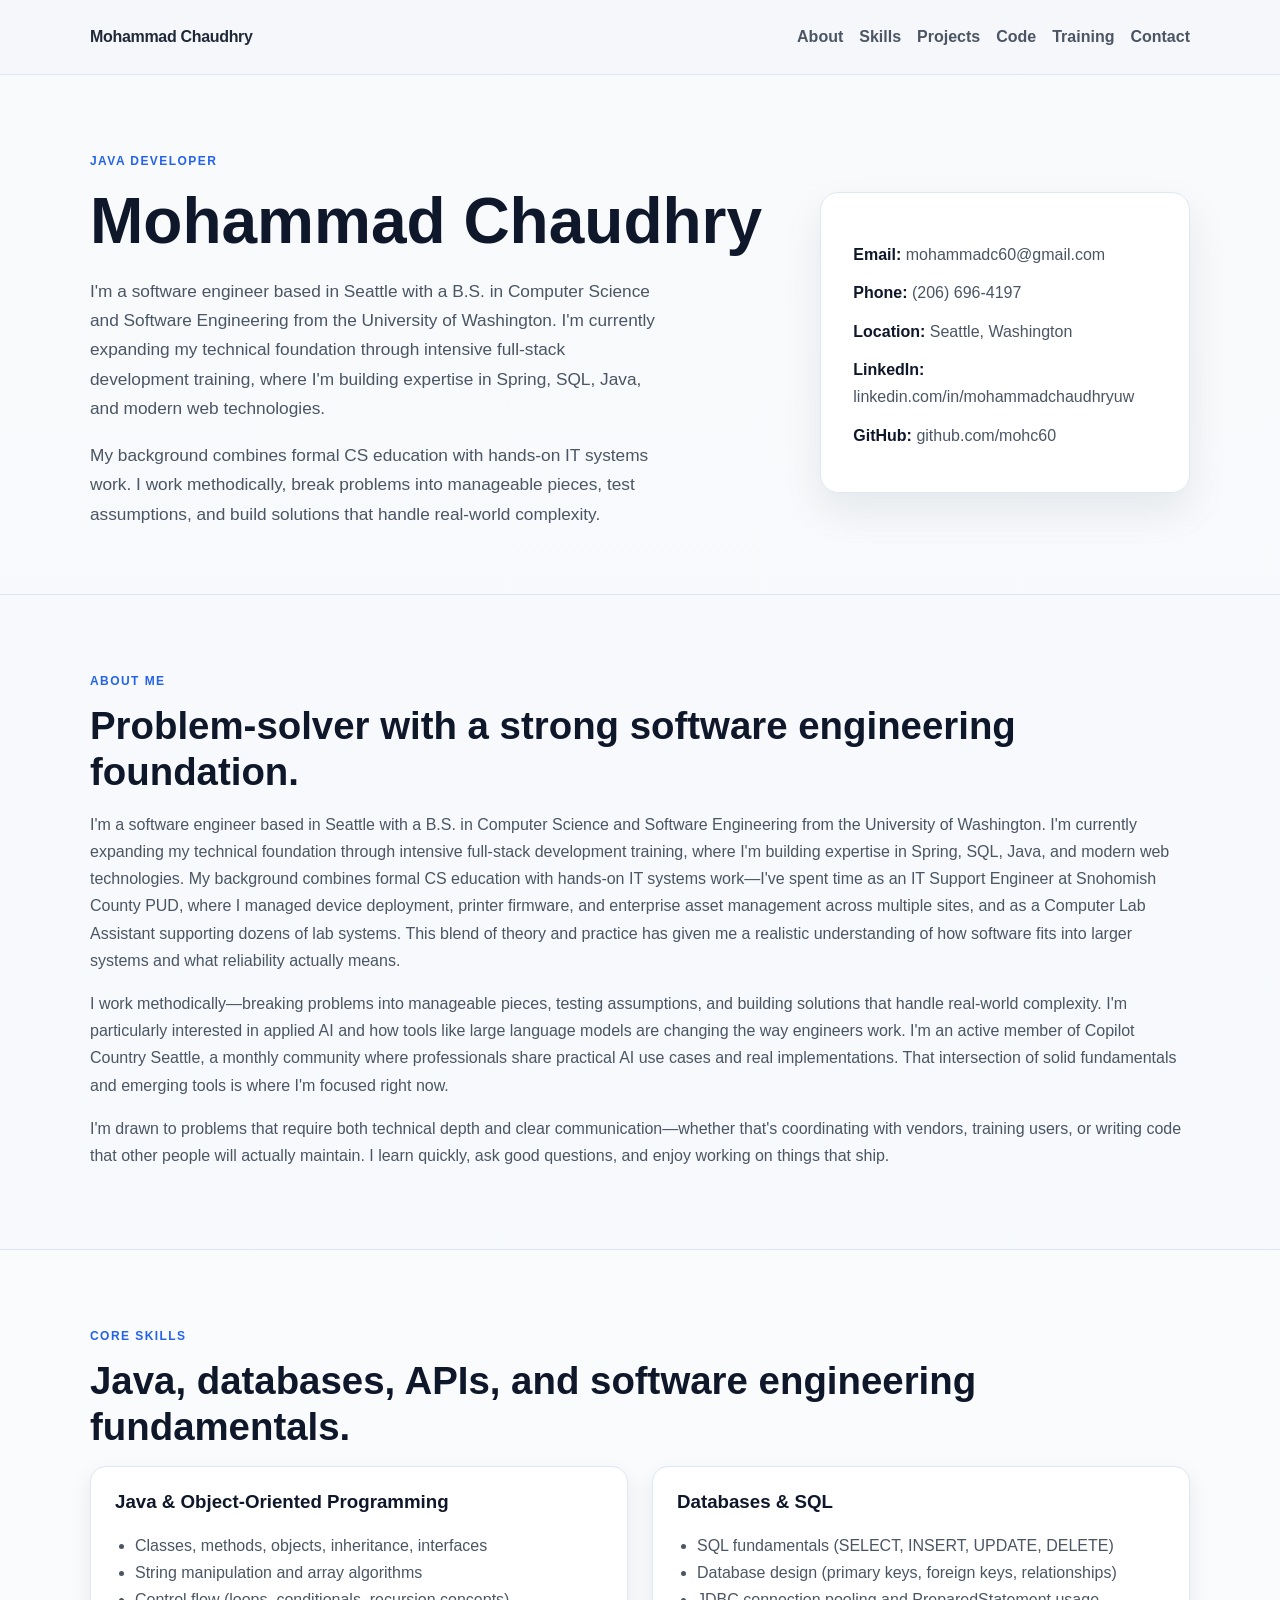
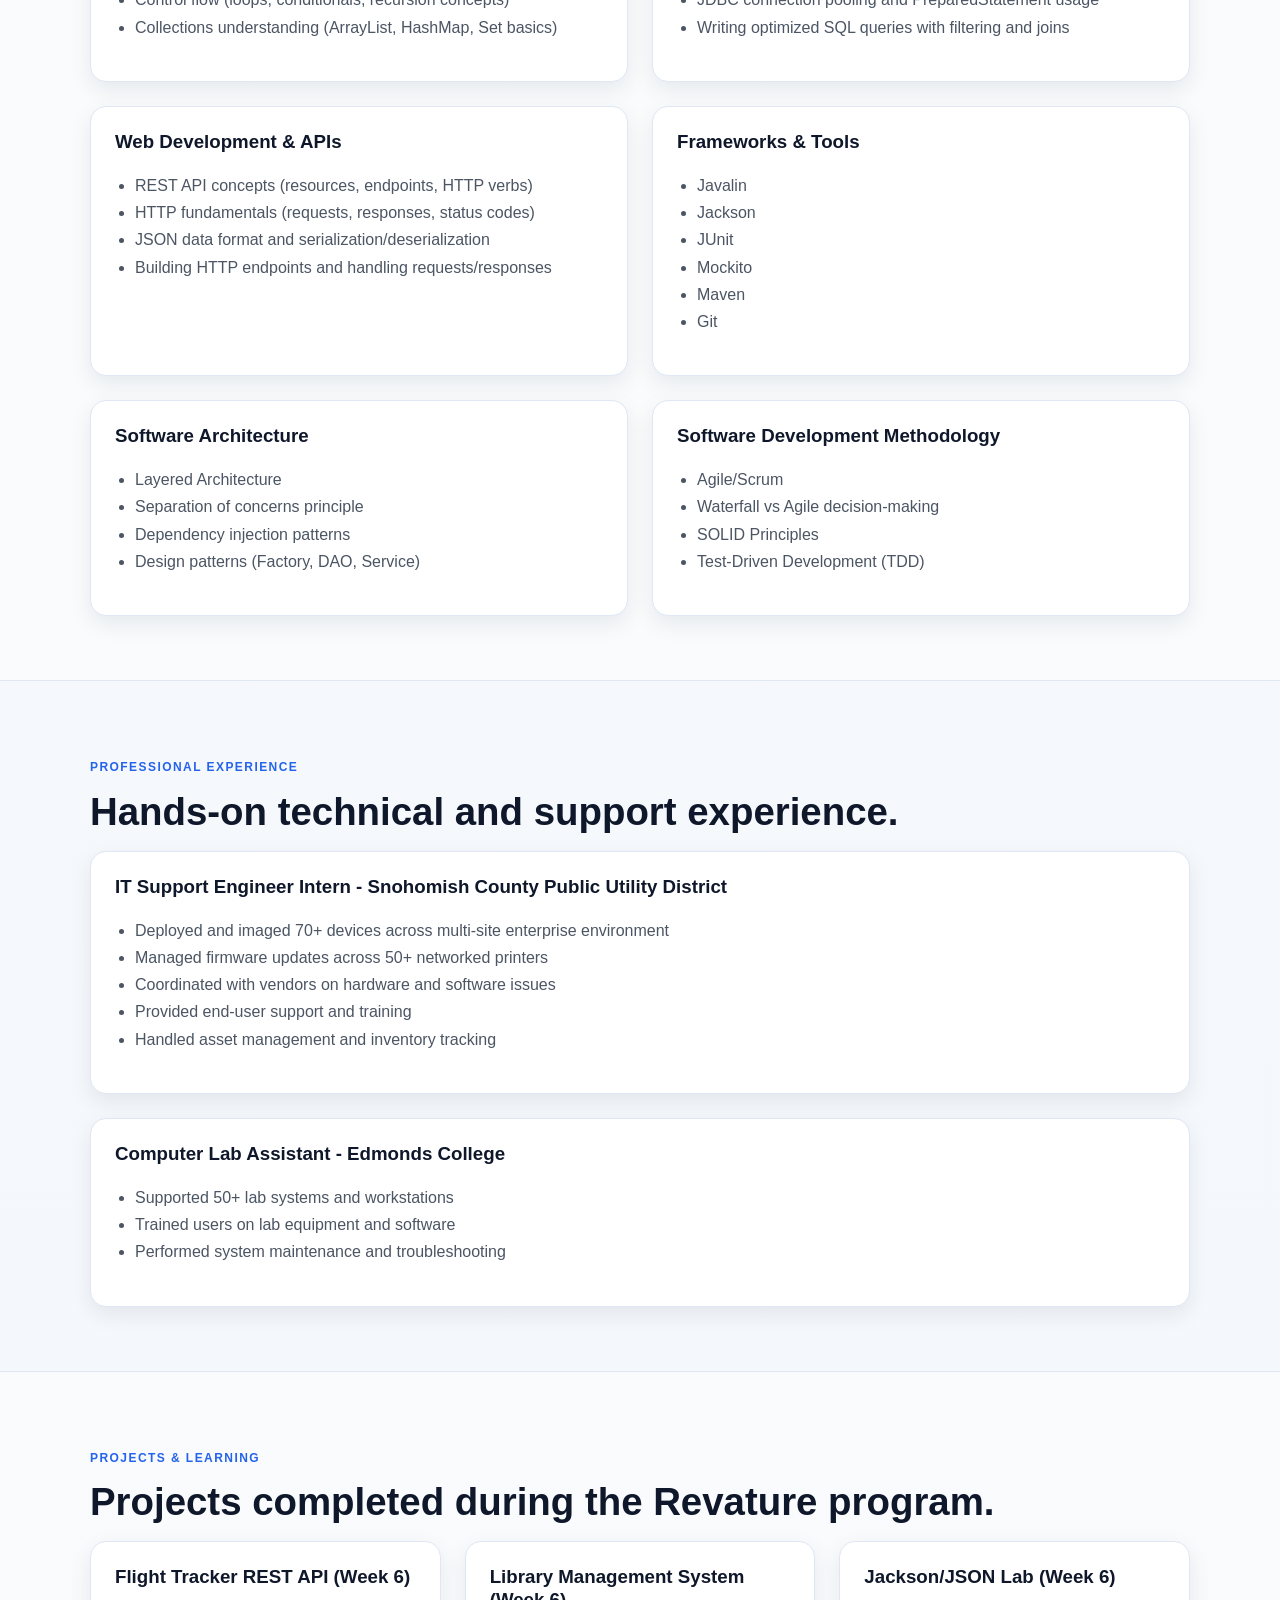
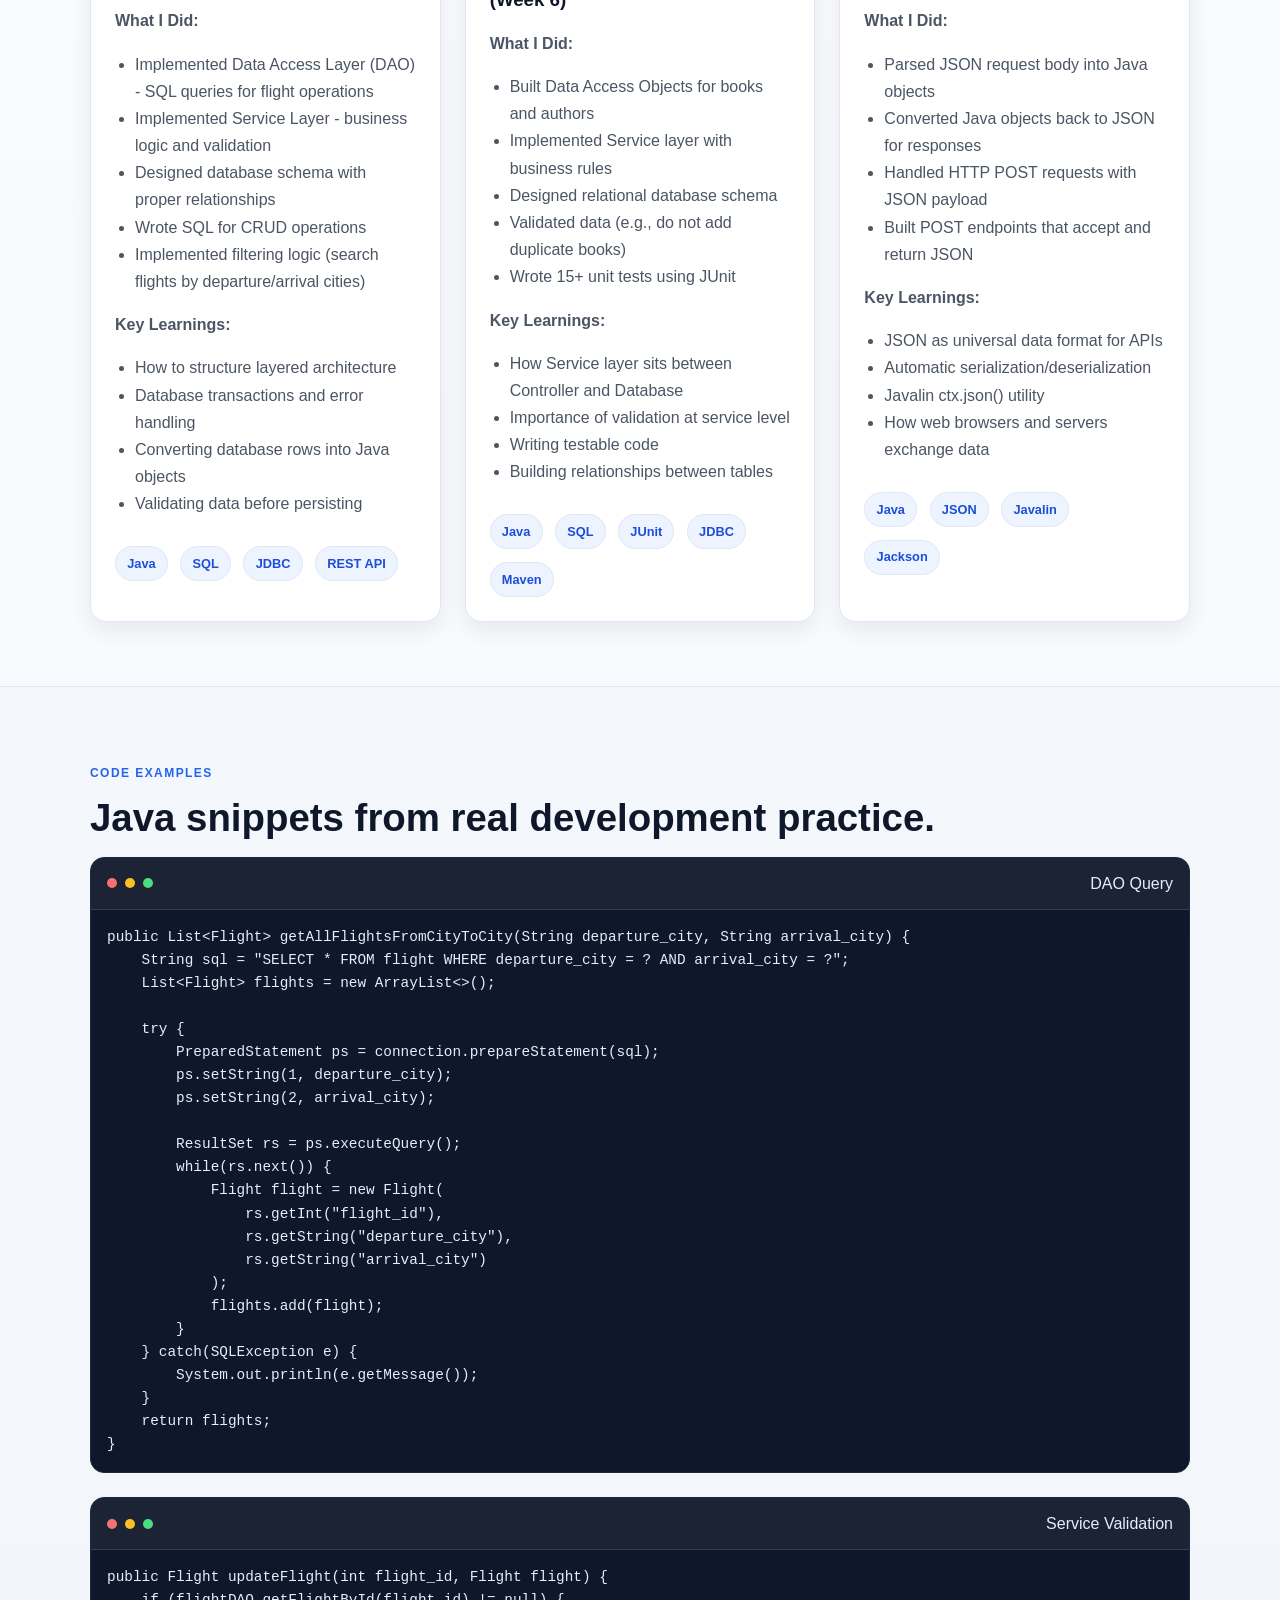
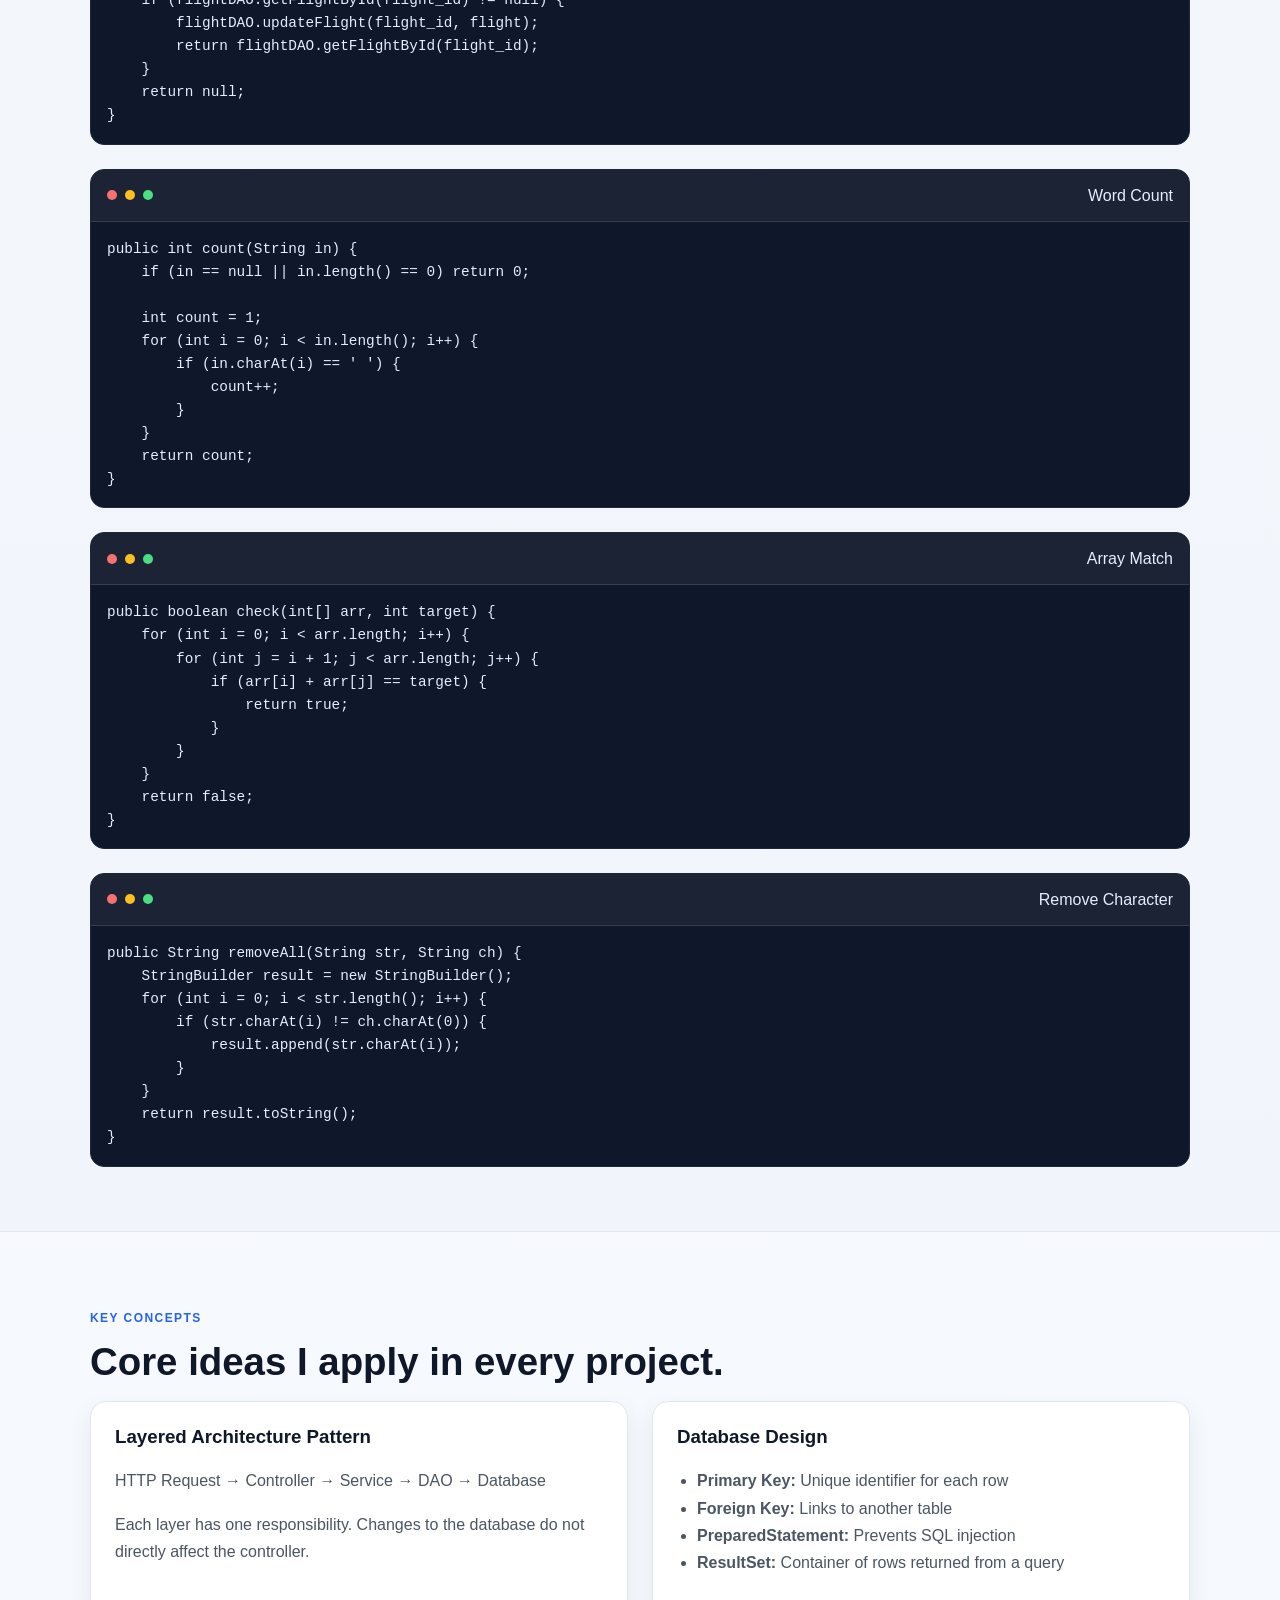
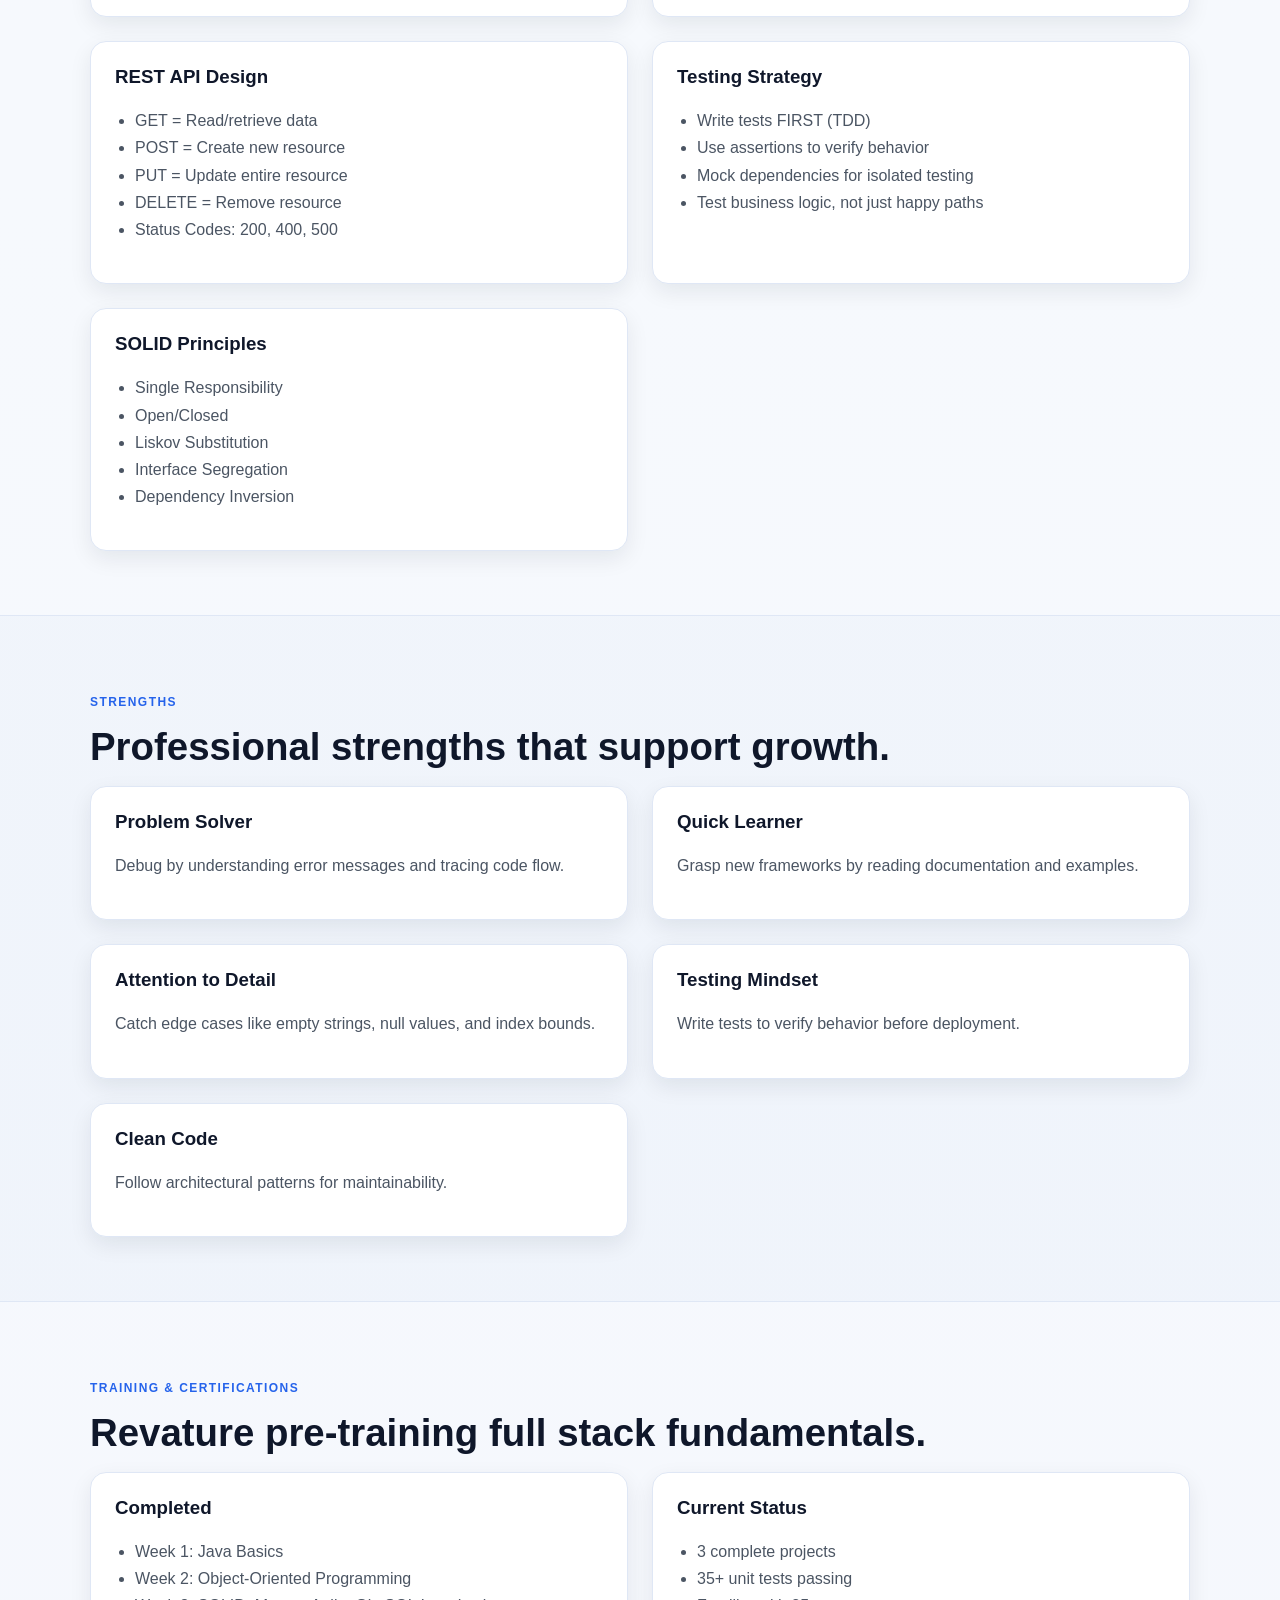
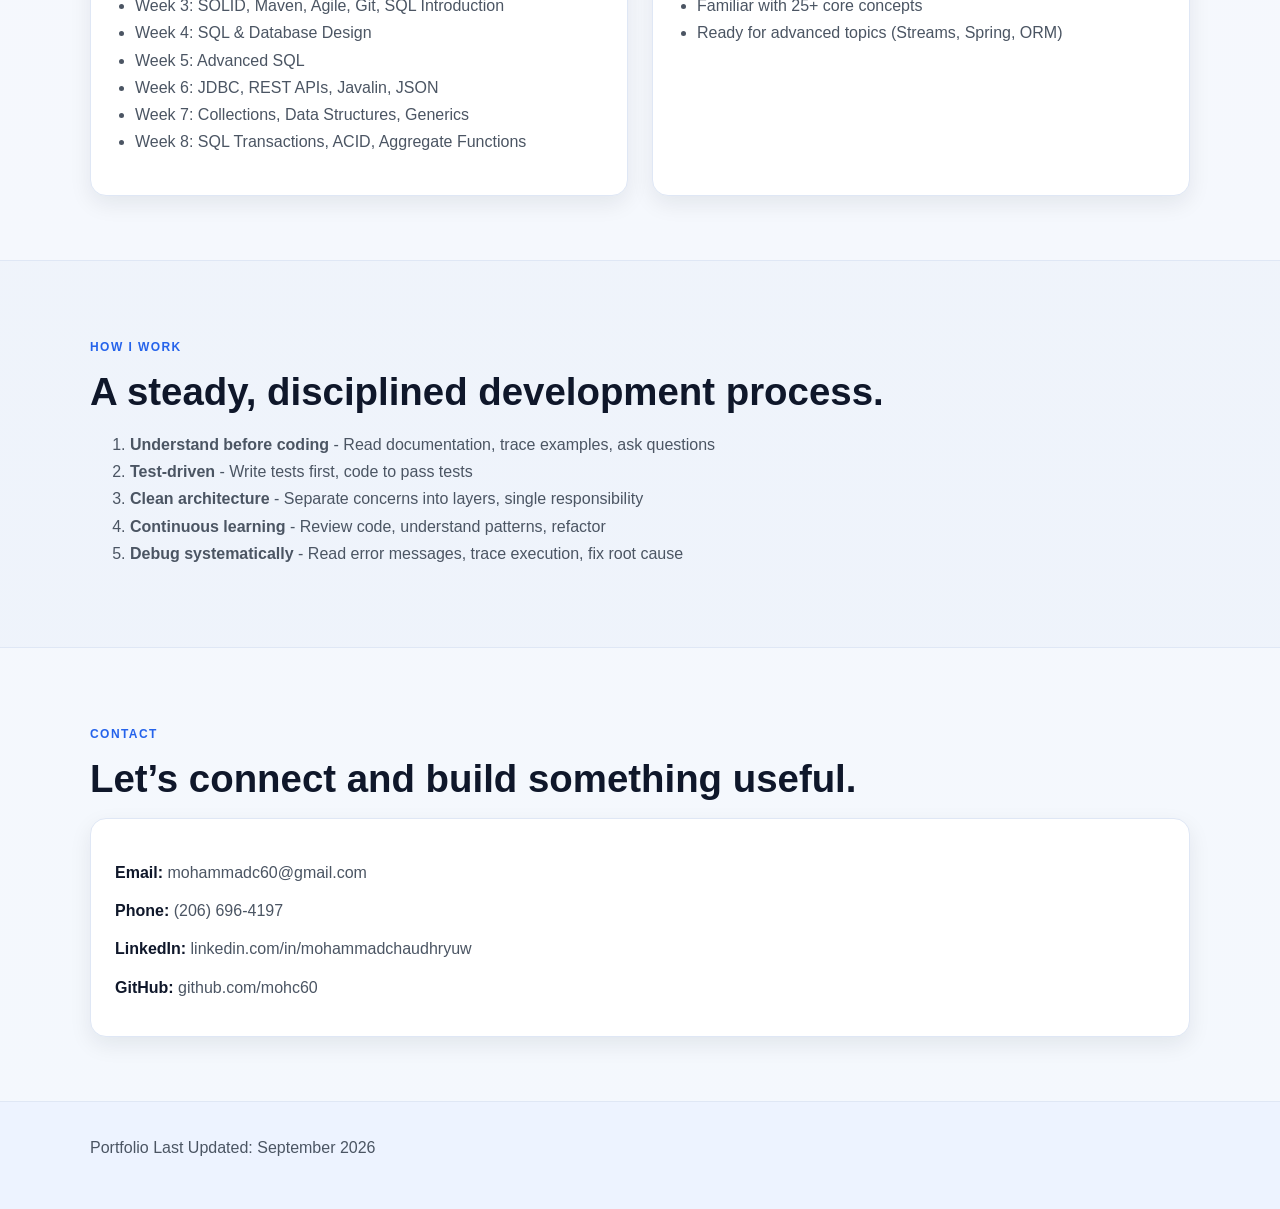
<file: index.html>
<!-- Final portfolio deploy sync 2026-09-10 -->
<!DOCTYPE html>
<html lang="en">
  <head>
    <meta charset="UTF-8" />
    <meta name="viewport" content="width=device-width, initial-scale=1.0" />
    <title>Mohammad Chaudhry | Java Developer Portfolio</title>
    <meta
      name="description"
      content="Portfolio of Mohammad Chaudhry, Java developer focused on software engineering, Java, SQL, APIs, and full-stack learning."
    />
    <style>
      :root {
        --bg: #f5f7fb;
        --surface: #ffffff;
        --surface-alt: #eef4ff;
        --line: #dfe7f5;
        --text: #1f2937;
        --text-soft: #4b5563;
        --heading: #0f172a;
        --accent: #2563eb;
        --accent-strong: #1d4ed8;
        --success: #0f766e;
        --shadow: rgba(15, 23, 42, 0.08);
      }

      * { box-sizing: border-box; }
      html { scroll-behavior: smooth; }
      body {
        margin: 0;
        font-family: Arial, Helvetica, sans-serif;
        background: linear-gradient(180deg, #f8fafc 0%, #eef3fb 100%);
        color: var(--text);
        line-height: 1.7;
      }

      a { color: inherit; text-decoration: none; }
      img { max-width: 100%; display: block; }
      p, li { color: var(--text-soft); }
      ul { padding-left: 1.25rem; }
      h1, h2, h3, h4 {
        margin-top: 0;
        color: var(--heading);
        line-height: 1.2;
      }

      .container {
        width: min(1100px, calc(100% - 2rem));
        margin: 0 auto;
      }

      .section {
        padding: 4rem 0;
        border-top: 1px solid var(--line);
      }

      .section-alt {
        background: rgba(255,255,255,0.35);
      }

      .eyebrow {
        display: inline-block;
        margin-bottom: 0.7rem;
        font-size: 0.75rem;
        letter-spacing: 0.12em;
        text-transform: uppercase;
        color: var(--accent);
        font-weight: 700;
      }

      h1 {
        font-size: clamp(2.5rem, 5vw, 4rem);
        margin-bottom: 1rem;
      }

      h2 {
        font-size: clamp(1.8rem, 3vw, 2.5rem);
        margin-bottom: 1rem;
      }

      .header {
        position: sticky;
        top: 0;
        background: rgba(245,247,251,0.9);
        backdrop-filter: blur(10px);
        border-bottom: 1px solid var(--line);
        z-index: 100;
      }

      .nav {
        display: flex;
        justify-content: space-between;
        align-items: center;
        min-height: 74px;
        gap: 1rem;
      }

      .brand {
        font-weight: 800;
        letter-spacing: -0.02em;
      }

      .nav-links {
        display: flex;
        gap: 1rem;
        flex-wrap: wrap;
      }

      .nav-links a {
        color: var(--text-soft);
        font-weight: 600;
      }

      .nav-links a:hover { color: var(--accent); }

      .hero {
        padding: 4rem 0 3rem;
      }

      .hero-grid {
        display: grid;
        grid-template-columns: 1.7fr 0.9fr;
        gap: 2rem;
        align-items: center;
      }

      .hero-card {
        background: var(--surface);
        border: 1px solid var(--line);
        border-radius: 18px;
        box-shadow: 0 18px 40px var(--shadow);
        padding: 2rem;
      }

      .contact-list {
        list-style: none;
        padding: 0;
        margin: 1rem 0 0;
      }

      .contact-list li {
        margin-bottom: 0.7rem;
      }

      .contact-list strong {
        color: var(--heading);
      }

      .card {
        background: var(--surface);
        border: 1px solid var(--line);
        border-radius: 16px;
        padding: 1.5rem;
        box-shadow: 0 8px 22px var(--shadow);
      }

      .skills-grid,
      .project-grid,
      .concept-grid,
      .strength-grid,
      .training-grid {
        display: grid;
        gap: 1.5rem;
      }

      .skills-grid { grid-template-columns: repeat(2, minmax(0, 1fr)); }
      .project-grid { grid-template-columns: repeat(3, minmax(0, 1fr)); }
      .concept-grid { grid-template-columns: repeat(2, minmax(0, 1fr)); }
      .strength-grid { grid-template-columns: repeat(2, minmax(0, 1fr)); }
      .training-grid { grid-template-columns: repeat(2, minmax(0, 1fr)); }

      .code-block {
        background: #0f172a;
        color: #e5eefc;
        border-radius: 14px;
        border: 1px solid #1e293b;
        overflow: hidden;
        margin-top: 1rem;
      }

      .code-header {
        display: flex;
        justify-content: space-between;
        align-items: center;
        background: rgba(255,255,255,0.05);
        padding: 0.75rem 1rem;
        border-bottom: 1px solid rgba(148,163,184,0.22);
      }

      .code-dots {
        display: flex;
        gap: 0.5rem;
      }

      .dot {
        width: 10px;
        height: 10px;
        border-radius: 50%;
        display: inline-block;
      }

      .dot.red { background: #f87171; }
      .dot.yellow { background: #fbbf24; }
      .dot.green { background: #4ade80; }

      pre {
        margin: 0;
        padding: 1rem;
        overflow-x: auto;
        font-size: 0.9rem;
        line-height: 1.6;
      }

      .tag {
        display: inline-block;
        margin-right: 0.5rem;
        margin-top: 0.8rem;
        padding: 0.35rem 0.7rem;
        border-radius: 999px;
        background: var(--surface-alt);
        border: 1px solid var(--line);
        color: var(--accent-strong);
        font-size: 0.8rem;
        font-weight: 700;
      }

      .footer {
        padding: 2rem 0 3rem;
        border-top: 1px solid var(--line);
        background: #edf3ff;
      }

      @media (max-width: 900px) {
        .hero-grid,
        .skills-grid,
        .project-grid,
        .concept-grid,
        .strength-grid,
        .training-grid {
          grid-template-columns: 1fr;
        }
      }

      @media (max-width: 640px) {
        .nav {
          flex-direction: column;
          justify-content: center;
          padding: 1rem 0;
        }
      }
    </style>
  </head>
  <body>
    <header class="header">
      <nav class="nav container" aria-label="Main navigation">
        <div class="brand">Mohammad Chaudhry</div>
        <div class="nav-links">
          <a href="#about">About</a>
          <a href="#skills">Skills</a>
          <a href="#projects">Projects</a>
          <a href="#code">Code</a>
          <a href="#training">Training</a>
          <a href="#contact">Contact</a>
        </div>
      </nav>
    </header>

    <main>
      <section class="hero">
        <div class="container hero-grid">
          <div>
            <p class="eyebrow">Java Developer</p>
            <h1>Mohammad Chaudhry</h1>
            <p style="font-size:1.08rem; color:var(--text-soft); max-width:60ch;">
              I'm a software engineer based in Seattle with a B.S. in Computer Science and Software Engineering from the University of Washington. I'm currently expanding my technical foundation through intensive full-stack development training, where I'm building expertise in Spring, SQL, Java, and modern web technologies.
            </p>
            <p style="font-size:1.08rem; color:var(--text-soft); max-width:60ch;">
              My background combines formal CS education with hands-on IT systems work. I work methodically, break problems into manageable pieces, test assumptions, and build solutions that handle real-world complexity.
            </p>
          </div>

          <aside class="hero-card" aria-label="Contact details">
            <ul class="contact-list">
              <li><strong>Email:</strong> mohammadc60@gmail.com</li>
              <li><strong>Phone:</strong> (206) 696-4197</li>
              <li><strong>Location:</strong> Seattle, Washington</li>
              <li><strong>LinkedIn:</strong> linkedin.com/in/mohammadchaudhryuw</li>
              <li><strong>GitHub:</strong> github.com/mohc60</li>
            </ul>
          </aside>
        </div>
      </section>

      <section id="about" class="section">
        <div class="container">
          <p class="eyebrow">About Me</p>
          <h2>Problem-solver with a strong software engineering foundation.</h2>
          <p>
            I'm a software engineer based in Seattle with a B.S. in Computer Science and Software Engineering from the University of Washington. I'm currently expanding my technical foundation through intensive full-stack development training, where I'm building expertise in Spring, SQL, Java, and modern web technologies. My background combines formal CS education with hands-on IT systems work—I've spent time as an IT Support Engineer at Snohomish County PUD, where I managed device deployment, printer firmware, and enterprise asset management across multiple sites, and as a Computer Lab Assistant supporting dozens of lab systems. This blend of theory and practice has given me a realistic understanding of how software fits into larger systems and what reliability actually means.
          </p>
          <p>
            I work methodically—breaking problems into manageable pieces, testing assumptions, and building solutions that handle real-world complexity. I'm particularly interested in applied AI and how tools like large language models are changing the way engineers work. I'm an active member of Copilot Country Seattle, a monthly community where professionals share practical AI use cases and real implementations. That intersection of solid fundamentals and emerging tools is where I'm focused right now.
          </p>
          <p>
            I'm drawn to problems that require both technical depth and clear communication—whether that's coordinating with vendors, training users, or writing code that other people will actually maintain. I learn quickly, ask good questions, and enjoy working on things that ship.
          </p>
        </div>
      </section>

      <section id="skills" class="section section-alt">
        <div class="container">
          <p class="eyebrow">Core Skills</p>
          <h2>Java, databases, APIs, and software engineering fundamentals.</h2>

          <div class="skills-grid">
            <article class="card">
              <h3>Java & Object-Oriented Programming</h3>
              <ul>
                <li>Classes, methods, objects, inheritance, interfaces</li>
                <li>String manipulation and array algorithms</li>
                <li>Control flow (loops, conditionals, recursion concepts)</li>
                <li>Collections understanding (ArrayList, HashMap, Set basics)</li>
              </ul>
            </article>

            <article class="card">
              <h3>Databases & SQL</h3>
              <ul>
                <li>SQL fundamentals (SELECT, INSERT, UPDATE, DELETE)</li>
                <li>Database design (primary keys, foreign keys, relationships)</li>
                <li>JDBC connection pooling and PreparedStatement usage</li>
                <li>Writing optimized SQL queries with filtering and joins</li>
              </ul>
            </article>

            <article class="card">
              <h3>Web Development & APIs</h3>
              <ul>
                <li>REST API concepts (resources, endpoints, HTTP verbs)</li>
                <li>HTTP fundamentals (requests, responses, status codes)</li>
                <li>JSON data format and serialization/deserialization</li>
                <li>Building HTTP endpoints and handling requests/responses</li>
              </ul>
            </article>

            <article class="card">
              <h3>Frameworks & Tools</h3>
              <ul>
                <li>Javalin</li>
                <li>Jackson</li>
                <li>JUnit</li>
                <li>Mockito</li>
                <li>Maven</li>
                <li>Git</li>
              </ul>
            </article>

            <article class="card">
              <h3>Software Architecture</h3>
              <ul>
                <li>Layered Architecture</li>
                <li>Separation of concerns principle</li>
                <li>Dependency injection patterns</li>
                <li>Design patterns (Factory, DAO, Service)</li>
              </ul>
            </article>

            <article class="card">
              <h3>Software Development Methodology</h3>
              <ul>
                <li>Agile/Scrum</li>
                <li>Waterfall vs Agile decision-making</li>
                <li>SOLID Principles</li>
                <li>Test-Driven Development (TDD)</li>
              </ul>
            </article>
          </div>
        </div>
      </section>

      <section class="section">
        <div class="container">
          <p class="eyebrow">Professional Experience</p>
          <h2>Hands-on technical and support experience.</h2>

          <div class="card" style="margin-top:1rem;">
            <h3>IT Support Engineer Intern - Snohomish County Public Utility District</h3>
            <ul>
              <li>Deployed and imaged 70+ devices across multi-site enterprise environment</li>
              <li>Managed firmware updates across 50+ networked printers</li>
              <li>Coordinated with vendors on hardware and software issues</li>
              <li>Provided end-user support and training</li>
              <li>Handled asset management and inventory tracking</li>
            </ul>
          </div>

          <div class="card" style="margin-top:1.5rem;">
            <h3>Computer Lab Assistant - Edmonds College</h3>
            <ul>
              <li>Supported 50+ lab systems and workstations</li>
              <li>Trained users on lab equipment and software</li>
              <li>Performed system maintenance and troubleshooting</li>
            </ul>
          </div>
        </div>
      </section>

      <section id="projects" class="section section-alt">
        <div class="container">
          <p class="eyebrow">Projects & Learning</p>
          <h2>Projects completed during the Revature program.</h2>

          <div class="project-grid">
            <article class="card">
              <h3>Flight Tracker REST API (Week 6)</h3>
              <p><strong>What I Did:</strong></p>
              <ul>
                <li>Implemented Data Access Layer (DAO) - SQL queries for flight operations</li>
                <li>Implemented Service Layer - business logic and validation</li>
                <li>Designed database schema with proper relationships</li>
                <li>Wrote SQL for CRUD operations</li>
                <li>Implemented filtering logic (search flights by departure/arrival cities)</li>
              </ul>
              <p><strong>Key Learnings:</strong></p>
              <ul>
                <li>How to structure layered architecture</li>
                <li>Database transactions and error handling</li>
                <li>Converting database rows into Java objects</li>
                <li>Validating data before persisting</li>
              </ul>
              <div>
                <span class="tag">Java</span>
                <span class="tag">SQL</span>
                <span class="tag">JDBC</span>
                <span class="tag">REST API</span>
              </div>
            </article>

            <article class="card">
              <h3>Library Management System (Week 6)</h3>
              <p><strong>What I Did:</strong></p>
              <ul>
                <li>Built Data Access Objects for books and authors</li>
                <li>Implemented Service layer with business rules</li>
                <li>Designed relational database schema</li>
                <li>Validated data (e.g., do not add duplicate books)</li>
                <li>Wrote 15+ unit tests using JUnit</li>
              </ul>
              <p><strong>Key Learnings:</strong></p>
              <ul>
                <li>How Service layer sits between Controller and Database</li>
                <li>Importance of validation at service level</li>
                <li>Writing testable code</li>
                <li>Building relationships between tables</li>
              </ul>
              <div>
                <span class="tag">Java</span>
                <span class="tag">SQL</span>
                <span class="tag">JUnit</span>
                <span class="tag">JDBC</span>
                <span class="tag">Maven</span>
              </div>
            </article>

            <article class="card">
              <h3>Jackson/JSON Lab (Week 6)</h3>
              <p><strong>What I Did:</strong></p>
              <ul>
                <li>Parsed JSON request body into Java objects</li>
                <li>Converted Java objects back to JSON for responses</li>
                <li>Handled HTTP POST requests with JSON payload</li>
                <li>Built POST endpoints that accept and return JSON</li>
              </ul>
              <p><strong>Key Learnings:</strong></p>
              <ul>
                <li>JSON as universal data format for APIs</li>
                <li>Automatic serialization/deserialization</li>
                <li>Javalin ctx.json() utility</li>
                <li>How web browsers and servers exchange data</li>
              </ul>
              <div>
                <span class="tag">Java</span>
                <span class="tag">JSON</span>
                <span class="tag">Javalin</span>
                <span class="tag">Jackson</span>
              </div>
            </article>
          </div>
        </div>
      </section>

      <section id="code" class="section">
        <div class="container">
          <p class="eyebrow">Code Examples</p>
          <h2>Java snippets from real development practice.</h2>

          <div class="code-block">
            <div class="code-header">
              <div class="code-dots" aria-hidden="true">
                <span class="dot red"></span>
                <span class="dot yellow"></span>
                <span class="dot green"></span>
              </div>
              <span>DAO Query</span>
            </div>
            <pre><code>public List&lt;Flight&gt; getAllFlightsFromCityToCity(String departure_city, String arrival_city) {
    String sql = "SELECT * FROM flight WHERE departure_city = ? AND arrival_city = ?";
    List&lt;Flight&gt; flights = new ArrayList&lt;&gt;();

    try {
        PreparedStatement ps = connection.prepareStatement(sql);
        ps.setString(1, departure_city);
        ps.setString(2, arrival_city);

        ResultSet rs = ps.executeQuery();
        while(rs.next()) {
            Flight flight = new Flight(
                rs.getInt("flight_id"),
                rs.getString("departure_city"),
                rs.getString("arrival_city")
            );
            flights.add(flight);
        }
    } catch(SQLException e) {
        System.out.println(e.getMessage());
    }
    return flights;
}</code></pre>
          </div>

          <div class="code-block" style="margin-top:1.5rem;">
            <div class="code-header">
              <div class="code-dots" aria-hidden="true">
                <span class="dot red"></span>
                <span class="dot yellow"></span>
                <span class="dot green"></span>
              </div>
              <span>Service Validation</span>
            </div>
            <pre><code>public Flight updateFlight(int flight_id, Flight flight) {
    if (flightDAO.getFlightById(flight_id) != null) {
        flightDAO.updateFlight(flight_id, flight);
        return flightDAO.getFlightById(flight_id);
    }
    return null;
}</code></pre>
          </div>

          <div class="code-block" style="margin-top:1.5rem;">
            <div class="code-header">
              <div class="code-dots" aria-hidden="true">
                <span class="dot red"></span>
                <span class="dot yellow"></span>
                <span class="dot green"></span>
              </div>
              <span>Word Count</span>
            </div>
            <pre><code>public int count(String in) {
    if (in == null || in.length() == 0) return 0;

    int count = 1;
    for (int i = 0; i < in.length(); i++) {
        if (in.charAt(i) == ' ') {
            count++;
        }
    }
    return count;
}</code></pre>
          </div>

          <div class="code-block" style="margin-top:1.5rem;">
            <div class="code-header">
              <div class="code-dots" aria-hidden="true">
                <span class="dot red"></span>
                <span class="dot yellow"></span>
                <span class="dot green"></span>
              </div>
              <span>Array Match</span>
            </div>
            <pre><code>public boolean check(int[] arr, int target) {
    for (int i = 0; i < arr.length; i++) {
        for (int j = i + 1; j < arr.length; j++) {
            if (arr[i] + arr[j] == target) {
                return true;
            }
        }
    }
    return false;
}</code></pre>
          </div>

          <div class="code-block" style="margin-top:1.5rem;">
            <div class="code-header">
              <div class="code-dots" aria-hidden="true">
                <span class="dot red"></span>
                <span class="dot yellow"></span>
                <span class="dot green"></span>
              </div>
              <span>Remove Character</span>
            </div>
            <pre><code>public String removeAll(String str, String ch) {
    StringBuilder result = new StringBuilder();
    for (int i = 0; i < str.length(); i++) {
        if (str.charAt(i) != ch.charAt(0)) {
            result.append(str.charAt(i));
        }
    }
    return result.toString();
}</code></pre>
          </div>
        </div>
      </section>

      <section class="section section-alt">
        <div class="container">
          <p class="eyebrow">Key Concepts</p>
          <h2>Core ideas I apply in every project.</h2>

          <div class="concept-grid">
            <article class="card">
              <h3>Layered Architecture Pattern</h3>
              <p>HTTP Request → Controller → Service → DAO → Database</p>
              <p>Each layer has one responsibility. Changes to the database do not directly affect the controller.</p>
            </article>

            <article class="card">
              <h3>Database Design</h3>
              <ul>
                <li><strong>Primary Key:</strong> Unique identifier for each row</li>
                <li><strong>Foreign Key:</strong> Links to another table</li>
                <li><strong>PreparedStatement:</strong> Prevents SQL injection</li>
                <li><strong>ResultSet:</strong> Container of rows returned from a query</li>
              </ul>
            </article>

            <article class="card">
              <h3>REST API Design</h3>
              <ul>
                <li>GET = Read/retrieve data</li>
                <li>POST = Create new resource</li>
                <li>PUT = Update entire resource</li>
                <li>DELETE = Remove resource</li>
                <li>Status Codes: 200, 400, 500</li>
              </ul>
            </article>

            <article class="card">
              <h3>Testing Strategy</h3>
              <ul>
                <li>Write tests FIRST (TDD)</li>
                <li>Use assertions to verify behavior</li>
                <li>Mock dependencies for isolated testing</li>
                <li>Test business logic, not just happy paths</li>
              </ul>
            </article>

            <article class="card">
              <h3>SOLID Principles</h3>
              <ul>
                <li>Single Responsibility</li>
                <li>Open/Closed</li>
                <li>Liskov Substitution</li>
                <li>Interface Segregation</li>
                <li>Dependency Inversion</li>
              </ul>
            </article>
          </div>
        </div>
      </section>

      <section class="section">
        <div class="container">
          <p class="eyebrow">Strengths</p>
          <h2>Professional strengths that support growth.</h2>

          <div class="strength-grid">
            <article class="card"><h3>Problem Solver</h3><p>Debug by understanding error messages and tracing code flow.</p></article>
            <article class="card"><h3>Quick Learner</h3><p>Grasp new frameworks by reading documentation and examples.</p></article>
            <article class="card"><h3>Attention to Detail</h3><p>Catch edge cases like empty strings, null values, and index bounds.</p></article>
            <article class="card"><h3>Testing Mindset</h3><p>Write tests to verify behavior before deployment.</p></article>
            <article class="card"><h3>Clean Code</h3><p>Follow architectural patterns for maintainability.</p></article>
          </div>
        </div>
      </section>

      <section id="training" class="section section-alt">
        <div class="container">
          <p class="eyebrow">Training & Certifications</p>
          <h2>Revature pre-training full stack fundamentals.</h2>

          <div class="training-grid">
            <article class="card">
              <h3>Completed</h3>
              <ul>
                <li>Week 1: Java Basics</li>
                <li>Week 2: Object-Oriented Programming</li>
                <li>Week 3: SOLID, Maven, Agile, Git, SQL Introduction</li>
                <li>Week 4: SQL & Database Design</li>
                <li>Week 5: Advanced SQL</li>
                <li>Week 6: JDBC, REST APIs, Javalin, JSON</li>
                <li>Week 7: Collections, Data Structures, Generics</li>
                <li>Week 8: SQL Transactions, ACID, Aggregate Functions</li>
              </ul>
            </article>

            <article class="card">
              <h3>Current Status</h3>
              <ul>
                <li>3 complete projects</li>
                <li>35+ unit tests passing</li>
                <li>Familiar with 25+ core concepts</li>
                <li>Ready for advanced topics (Streams, Spring, ORM)</li>
              </ul>
            </article>
          </div>
        </div>
      </section>

      <section class="section">
        <div class="container">
          <p class="eyebrow">How I Work</p>
          <h2>A steady, disciplined development process.</h2>
          <ol>
            <li><strong>Understand before coding</strong> - Read documentation, trace examples, ask questions</li>
            <li><strong>Test-driven</strong> - Write tests first, code to pass tests</li>
            <li><strong>Clean architecture</strong> - Separate concerns into layers, single responsibility</li>
            <li><strong>Continuous learning</strong> - Review code, understand patterns, refactor</li>
            <li><strong>Debug systematically</strong> - Read error messages, trace execution, fix root cause</li>
          </ol>
        </div>
      </section>

      <section id="contact" class="section section-alt">
        <div class="container">
          <p class="eyebrow">Contact</p>
          <h2>Let’s connect and build something useful.</h2>
          <div class="card">
            <ul class="contact-list">
              <li><strong>Email:</strong> mohammadc60@gmail.com</li>
              <li><strong>Phone:</strong> (206) 696-4197</li>
              <li><strong>LinkedIn:</strong> linkedin.com/in/mohammadchaudhryuw</li>
              <li><strong>GitHub:</strong> github.com/mohc60</li>
            </ul>
          </div>
        </div>
      </section>
    </main>

    <footer class="footer">
      <div class="container">
        <p style="margin:0; color:var(--text-soft);">Portfolio Last Updated: September 2026</p>
      </div>
    </footer>
  </body>
</html>
</file>
